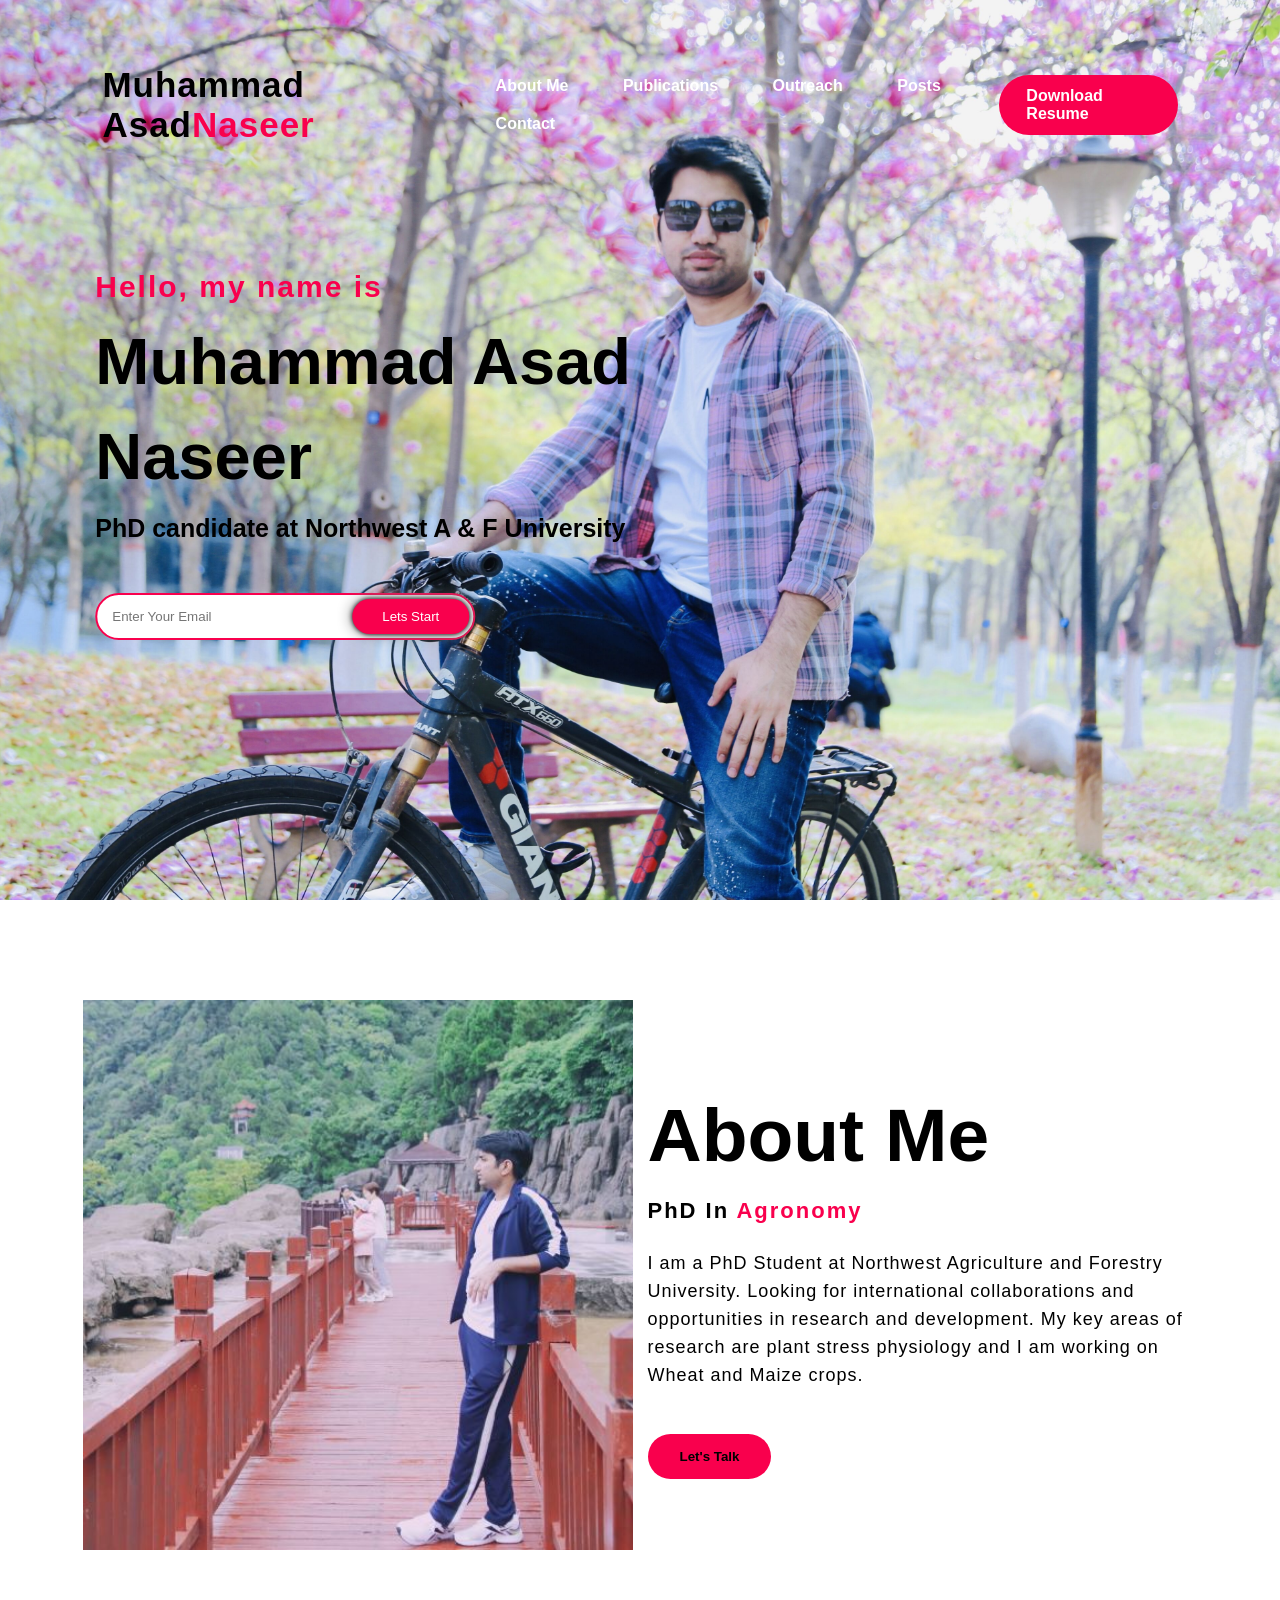
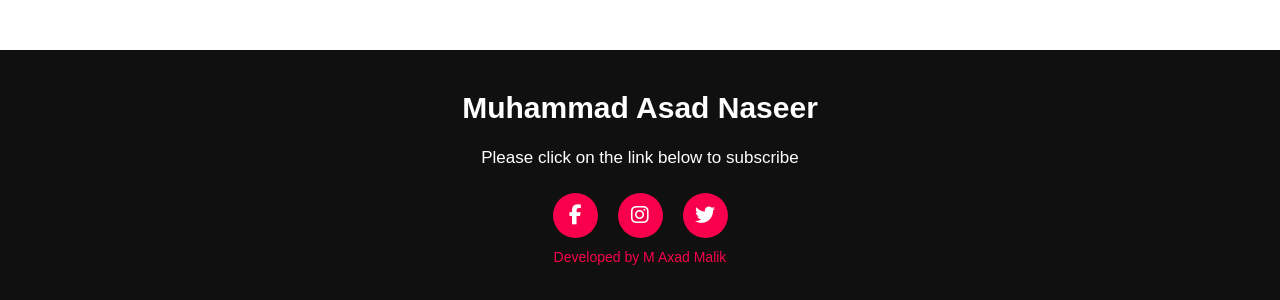
<file: index.html>
<html>
<head>
    <title>Muhammad Asad Naseer</title>
    <link rel="stylesheet" type="text/css" href="style.css">
    
    <link rel="stylesheet" href="https://cdnjs.cloudflare.com/ajax/libs/font-awesome/6.1.2/css/all.min.css" 
    integrity="sha512-1sCRPdkRXhBV2PBLUdRb4tMg1w2YPf37qatUFeS7zlBy7jJI8Lf4VHwWfZZfpXtYSLy85pkm9GaYVYMfw5BC1A==" 
    crossorigin="anonymous" referrerpolicy="no-referrer"/>
    
</head>
<body>
    <div class="hero">
        <nav>
            <h2 class="logo">Muhammad Asad<span>Naseer</span></h2>
            <ul>
                <li><a href="#">About Me</a></li>
                <li><a href="#">Publications</a></li>
                <li><a href="#">Outreach</a></li>
                <li><a href="#">Posts</a></li>
                <li><a href="contact.html">Contact</a></li>
            </ul>
            <a href="#" class="btn">Download Resume</a>
        </nav>

        <div class="content">
            <h4>Hello, my name is</h4>
            <h2>Muhammad Asad</h2>
            <h2>Naseer</h2>
            <h3>PhD candidate at Northwest A & F University</h3>
            <div class="newsletter">
                <form>
                    <input type="email" name="email" id="mail" placeholder="Enter Your Email">
                    <input type="submit" name="submit" value="Lets Start">
                </form>

            </div>
        </div>
    </div>
    <!--About Section start here-->
    <section class="about">
        <div class="main">
            <img src="12.jpg">
            <div class="about-text">
                <h2>About Me</h2>
                <h5>PhD in <span>Agronomy</span></h5>
                <p>I am a PhD Student at Northwest Agriculture and Forestry University. 
                     Looking for international collaborations and 
                opportunities in research and development. My key areas of research are plant 
                    stress physiology and I am working on Wheat and Maize crops.</p>
                    <button type="button">Let's Talk</button>

        </div>

    </section>

    <!-----Footer-->
    <Footer>
    <P>Muhammad Asad Naseer</P>
    <p>Please click on the link below to subscribe</p>
    <div class="social">
        <a href="#"><i class="fab fa-facebook-f"></i></a>
        <a href="#"><i class="fab fa-instagram"></i></a>
        <a href="#"><i class="fab fa-twitter"></i></a>
    </div>
    <p class="end">Developed by M Axad Malik</p>
    </Footer>


</body>
</html>
</file>
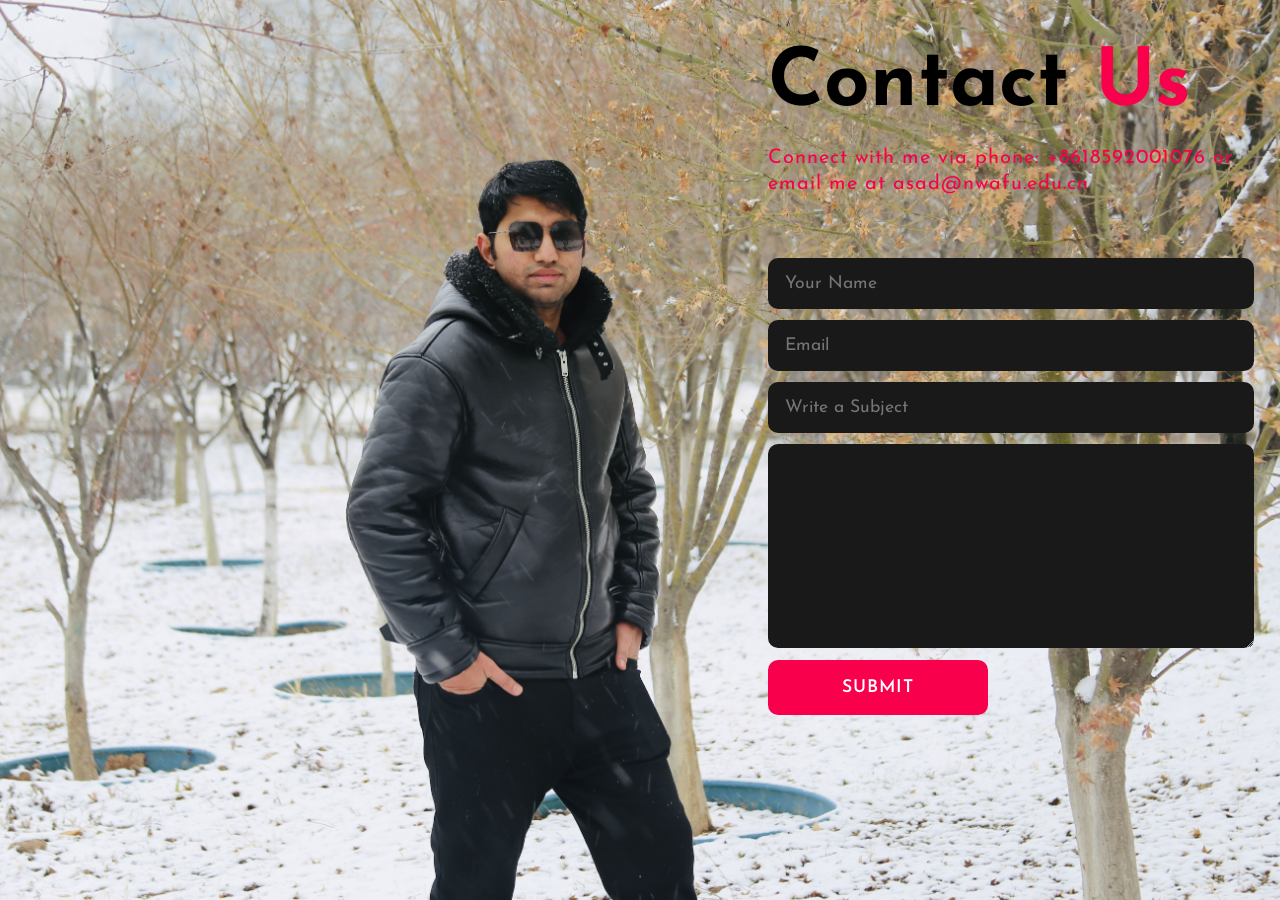
<file: contact.html>
<html>
    <head>
        <meta charset="utf-8">
        <meta name="viewport" content="width=device-width, initial-scale=1">
        <title>Contact Us</title>
        <link rel="stylesheet" type="text/css" href="style1.css">
        <link rel="preconnect" href="https://fonts.googleapis.com">
        <link rel="preconnect" href="https://fonts.gstatic.com" crossorigin>
        <link href="https://fonts.googleapis.com/css2?family=Josefin+Sans:ital,wght@0,100;0,200;0,300;1,100;1,200&display=swap" rel="stylesheet">
      </head>
      <body>
        <section class="contact">
            <div class="contact-form">
                <h1>Contact <span>Us</span></h1>
                <p>Connect with me via phone: +8618592001076 or email me at asad@nwafu.edu.cn</p>
                <form action="">
                    <input type="text" placeholder="Your Name" required>
                    <input type="email" placeholder="Email" id="" placeholder="E-mail" required>
                    <input type="" placeholder="Write a Subject" required>
                    <textarea name="" id="" cols="30" rows="10" placeholder="Your Message" required>

                    </textarea>
                    <input type="submit" name="" value="Submit" class="btn">
                </form>
        </section>
      </body>
</html>
</file>
<file: style.css>
*{
    padding: 0;
    margin: 0;
    font-family: Verdana, Geneva, Tahoma, sans-serif;
    box-sizing: border-box;
}
.hero{
height: 100vh;
width: 100%;
background-image: url(2.jpg);
background-size: cover;
background-position: center;
}
nav{
    display: flex;
    align-items: center;
    justify-content: space-between;
    padding-top: 45px;
    padding-left: 8%;
    padding-right: 8%;    
}
.logo{
    color: Black;
    font-size: 35px;
    letter-spacing: 1px;
    cursor: pointer;
}
span{
    color: #f9004d;
}
nav ul li{
    list-style-type: none;
    display: inline-block;
    padding: 10px 25px;
}
nav ul li a{
    color: white ;
    text-decoration: none;
    font-weight: bold;
    text-transform: capitalize;

}
nav ul li a:hover{
    color: #f9004d;
    transition: .4s;
}
.btn{
    background-color: #f9004d;
    color: white;
    text-decoration: none;
    border: 2px solid transparent;
    font-weight: bold;
    padding: 10px 25px;
    border-radius: 30px;
    transition: transform .4s;
}
.btn:hover{
    transform: scale(1.2);
}
.content{
    position: absolute;
    top: 30%;
    left: 20%;
    transform: translate(-30%);
}
h2{
    color: black;
    margin: 20px 0px 20px;
    font-size: 65px;
}
h3{
    color: black;
    font-size: 25px;
    margin-bottom: 50px;
}
h4{
    color: #f9004d;
    letter-spacing: 2px;
    font-size: 30px;
}
.newsletter form{
    width: 380px;
    max-width: 100%;
    position: relative;
}
.newsletter form input:first-child{
    display: inline;
    width: 100%;
    padding: 14px 130px 14px 15px;
    border: 2px solid #f9004d;
    outline: none;
    border-radius: 30px;
}
.newsletter form input:last-child{
    position: absolute;
    display: inline-block;
    outline: none;
    border: none;
    padding: 10px 30px;
    border-radius: 30px;
    background-color: #f9004d;
    color: white;
    box-shadow: 0px 0px 5px #000, 0px 0px 15px #858585;
    top: 6px;
    right: 6px;
}
.about{
width:100%;
padding: 100px 0px;
background-color: white;
}
.about img{
    height: 550px;
    width: 550px;
}
.about-text{
    width: 550px;
}
.main{
    width: 1130px;
    max-width: 95%;
    margin: 0 auto;
    display: flex;
    align-items: center;
    justify-content: space-around;
}
.about-text h2{
    color: black;
    font-size: 75px;
    text-transform: capitalize;
    margin-bottom: 20px;
}
.about-text h5{
    color: black;
    letter-spacing: 2px;
    font-size: 22px;
    margin-bottom: 25px;
    text-transform: capitalize;
}
.about-text p{
    color: black;
    letter-spacing: 1px;
    line-height: 28px;
    font-size: 18px;
    margin-bottom: 45px;
    justify-content: baseline;
}
button{
    background-color: #f9004d;
    color: black;
    text-decoration: none;
    border: 2px solid transparent;
    font-weight: bold;
    padding: 13px 30px;
    border-radius: 30px;
    transition: .4s;
}
button:hover{
    background-color: transparent;
    border: 2px solid #f9004d;
    cursor: pointer;
}
footer{
    position: relative;
    width: 100%;
    height: 250px;
    background: #101010;
    display: flex;
    flex-direction: column;
    align-items: center;
    justify-content: center;
}
footer p:nth-child(1){
    font-size: 30px;
    color: white;
    margin-bottom: 20px;
    font-weight: bold;
}
footer p:nth-child(2){
    color: white;
    font-size: 17px;
    width: 500px;
    text-align: center;
    line-height: 26px;
}
.social{
    display: flex;
}
.social a{
    width: 45px;
    height: 45px;
    display: flex;
    align-items: center;
    justify-content: center;
    background: #f9004d;
    border-radius: 50%;
    margin: 22px 10px;
    color: white;
    text-decoration: none;
    font-size: 20px;   
}
.social a:hover{
    transform: scale(1.3);
    transition: .3s;
}
.end{
    position: absolute;
    color: #f9004d;
    bottom: 35px;
    font-size: 14px;
}
</file>
<file: style1.css>
*{
    padding: 0;
    margin: 0;
    box-sizing: border-box;
    font-family: 'Josefin Sans', sans-serif;
}
section{
    padding: 40px 15%;
}
.contact{
    background-image: url(3.jpg);
    background-size: cover;
    background-position: center;
    height: 100%;
    width: 100%;
    min-height: 100vh;
    display: grid;
    grid-template-columns: repeat(2, 2fr);
    align-items: center;
    grid-gap: 6rem;
}
.contact-form h1{
    font-size: 80px;
    color: black;
    margin-bottom: 20px;
}
span{
    color: #f9004d;
}
.contact-form p{
    color: #f9004d;
    letter-spacing: 1px;
    line-height: 26px;
    font-size: 20px;
    margin-bottom: 3.8rem;
}
.contact-form{
    position: fixed;
    top: 5%;
    left: 60%;
    right: 2%;
}
.contact-form form input,
form textarea{
    width: 100%;
    padding: 17px;
    border: none;
    outline: none;
    background: #191919;
    color: #fff;
    font-size: 1.1rem;
    margin-bottom: 0.7rem;
    border-radius: 10px;
}
.contact-form form .btn{
    display: inline-block;
    background: #f9004d;
    font-size: 1.1rem;
    letter-spacing: 1px;
    text-transform: uppercase;
    font-weight: 600;
    border: 2px solid transparent;
    border-radius: 10px;
    width: 220px;
    transition: ease .20s;
    cursor: pointer;
}
.contact-form form .btn:hover{
    border: 2px solid #f9004d;
    background: transparent;
    transform: scale(1.1);
    color: black;
}
</file>
